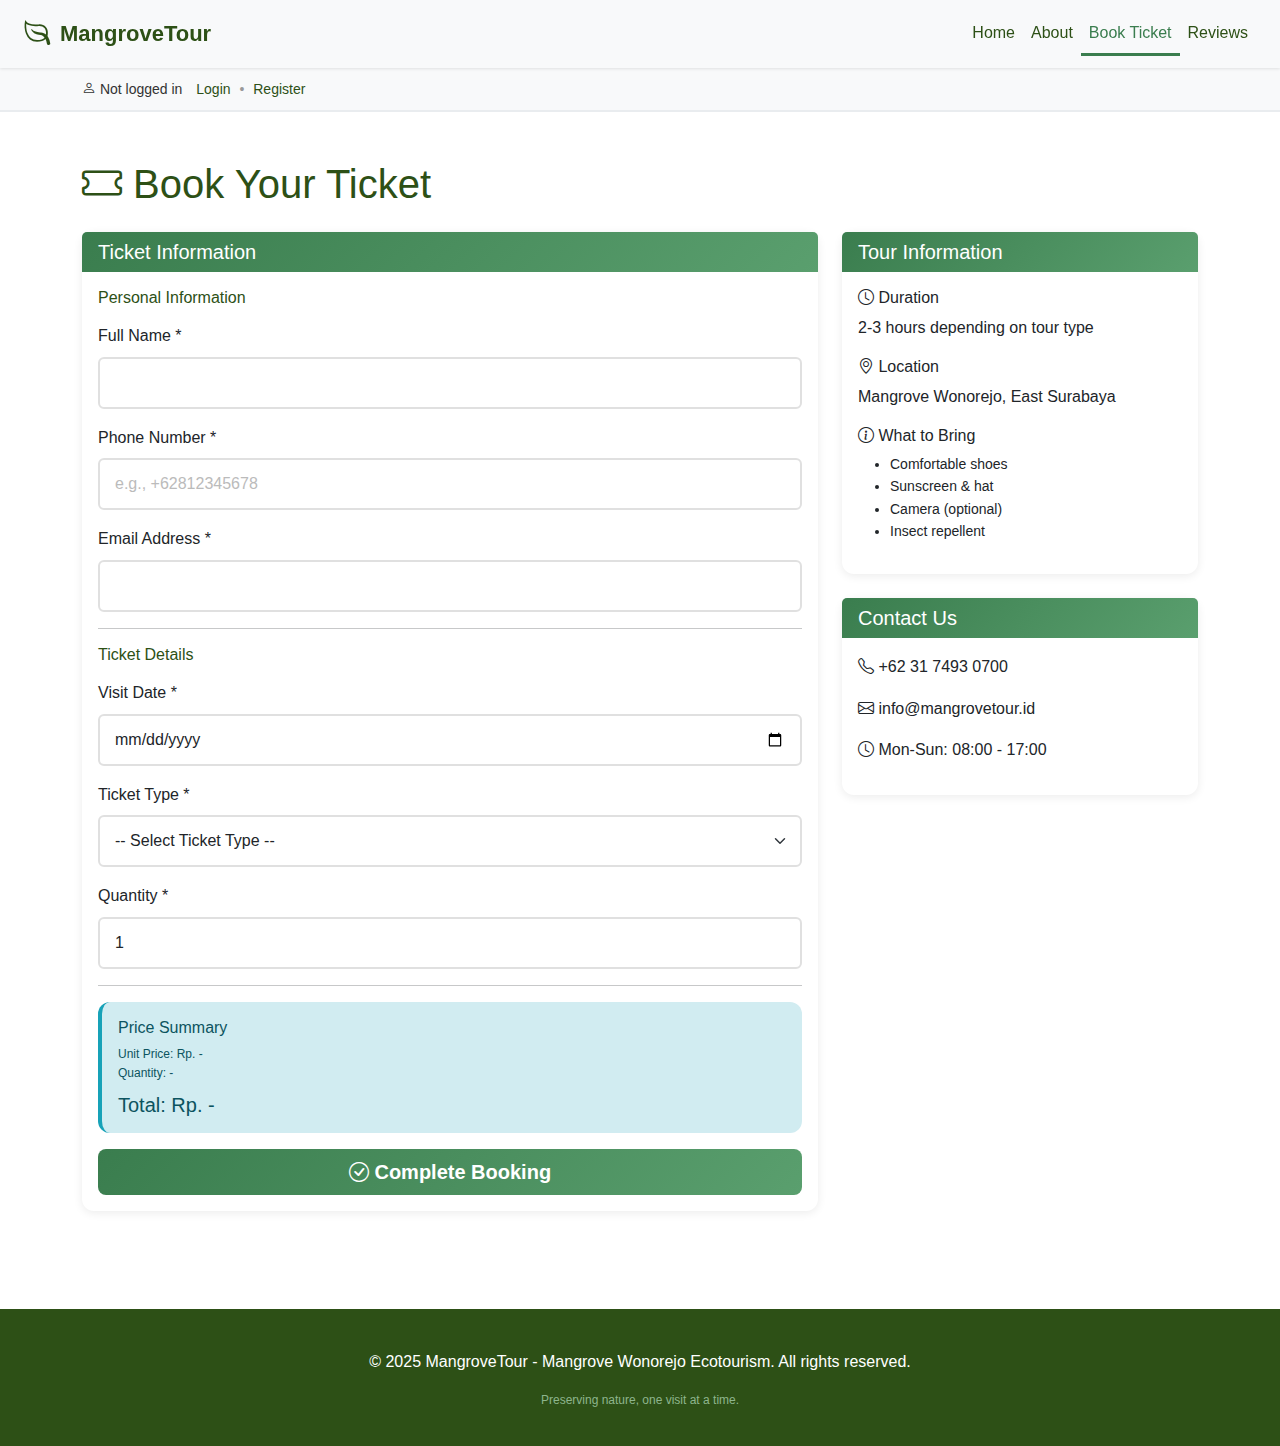
<file: public/booking.html>
<!DOCTYPE html>
<html lang="en">
<head>
    <meta charset="UTF-8">
    <meta name="viewport" content="width=device-width, initial-scale=1.0">
    <title>Book Tickets - MangroveTour</title>
    <link rel="stylesheet" href="assets/css/bootstrap-5.3.8-dist/bootstrap.css">
    <link rel="stylesheet" href="assets/css/bootstrap-icons-1.13.1/bootstrap-icons.css">
    <link rel="stylesheet" href="assets/css/style.css">
</head>
<body>
    <!-- Navigation -->
    <nav class="navbar navbar-expand-lg navbar-light bg-light sticky-top shadow-sm">
        <div class="container-fluid px-4">
            <a class="navbar-brand fw-bold" href="index.html" style="font-family: 'Segoe UI', Tahoma, Geneva, Verdana, sans-serif;"><i class="bi bi-leaf" style="color: var(--primary-green);"></i> MangroveTour</a>
            <button class="navbar-toggler" type="button" data-bs-toggle="collapse" data-bs-target="#navbarNav">
                <span class="navbar-toggler-icon"></span>
            </button>
            <div class="collapse navbar-collapse" id="navbarNav">
                <ul class="navbar-nav ms-auto">
                    <li class="nav-item"><a class="nav-link" href="index.html">Home</a></li>
                    <li class="nav-item"><a class="nav-link" href="index.html#about">About</a></li>
                    <li class="nav-item"><a class="nav-link active" href="booking.html">Book Ticket</a></li>
                    <li class="nav-item"><a class="nav-link" href="index.html#reviews">Reviews</a></li>
                </ul>
            </div>
        </div>
    </nav>

    <!-- Visitor Status Bar -->
    <div style="background: #f8f9fa; border-bottom: 2px solid #e9ecef; padding: 10px 0; font-family: 'Segoe UI', Tahoma, Geneva, Verdana, sans-serif;">
        <div class="container">
            <div style="display: flex; justify-content: space-between; align-items: center;">
                <div style="font-size: 14px; color: #333;">
                    <span id="visitorStatus">
                        <i class="bi bi-person"></i> 
                        <span>Not logged in</span>
                        <a href="../backend/auth/visitor-login.php" style="margin-left: 10px; color: var(--primary-green); text-decoration: none; font-weight: 500;">Login</a>
                        <span style="margin: 0 5px; color: #999;">•</span>
                        <a href="../backend/auth/visitor-register.html" style="color: var(--primary-green); text-decoration: none; font-weight: 500;">Register</a>
                    </span>
                </div>
                <div id="logoutContainer" style="display: none;">
                    <a href="../backend/auth/visitor-logout.php" class="btn btn-sm btn-outline-danger">
                        <i class="bi bi-box-arrow-right"></i> Logout
                    </a>
                </div>
            </div>
        </div>
    </div>

    <!-- Main Content -->
    <div class="container py-5">
        <h1 class="mb-4" style="color: #2d5016;"><i class="bi bi-ticket"></i> Book Your Ticket</h1>

        <div class="row">
            <div class="col-lg-8">
                <div class="card">
                    <div class="card-header">
                        <h5 style="margin: 0;">Ticket Information</h5>
                    </div>
                    <div class="card-body">
                        <form id="bookingForm">
                            <!-- Personal Information -->
                            <h6 class="mb-3" style="color: #2d5016;">Personal Information</h6>
                            <div class="mb-3">
                                <label for="nama" class="form-label">Full Name *</label>
                                <input type="text" class="form-control" id="nama" name="nama" required>
                            </div>
                            <div class="mb-3">
                                <label for="no_hp" class="form-label">Phone Number *</label>
                                <input type="tel" class="form-control" id="no_hp" name="no_hp" placeholder="e.g., +62812345678" required>
                            </div>
                            <div class="mb-3">
                                <label for="email" class="form-label">Email Address *</label>
                                <input type="email" class="form-control" id="email" name="email" required>
                            </div>

                            <hr>

                            <!-- Ticket Information -->
                            <h6 class="mb-3" style="color: #2d5016;">Ticket Details</h6>
                            <div class="mb-3">
                                <label for="tanggal_berkunjung" class="form-label">Visit Date *</label>
                                <input type="date" class="form-control" id="tanggal_berkunjung" name="tanggal_berkunjung" required>
                            </div>
                            <div class="mb-3">
                                <label for="ticket_type" class="form-label">Ticket Type *</label>
                                <select class="form-select" id="ticket_type" name="ticket_type" required onchange="updatePrice()">
                                    <option value="">-- Select Ticket Type --</option>
                                    <option value="regular" data-price="50000">Regular Tour - Rp. 50.000</option>
                                    <option value="guided" data-price="75000">Guided Tour - Rp. 75.000</option>
                                    <option value="photography" data-price="100000">Photography Tour - Rp. 100.000</option>
                                </select>
                            </div>
                            <div class="mb-3">
                                <label for="quantity" class="form-label">Quantity *</label>
                                <input type="number" class="form-control" id="quantity" name="quantity" min="1" value="1" required onchange="updatePrice()">
                            </div>

                            <hr>

                            <!-- Price Summary -->
                            <div class="alert alert-info">
                                <h6 style="color: #0c5460;">Price Summary</h6>
                                <p style="margin: 0; font-size: 12px;">
                                    Unit Price: <span id="unitPrice">Rp. -</span>
                                </p>
                                <p style="margin: 0; font-size: 12px;">
                                    Quantity: <span id="quantityDisplay">-</span>
                                </p>
                                <h5 style="margin: 10px 0 0 0; color: #0c5460;">
                                    Total: <span id="totalPrice">Rp. -</span>
                                </h5>
                            </div>

                            <button type="submit" class="btn btn-eco btn-lg w-100">
                                <i class="bi bi-check-circle"></i> Complete Booking
                            </button>
                        </form>
                    </div>
                </div>
            </div>

            <div class="col-lg-4">
                <!-- Information Card -->
                <div class="card mb-4">
                    <div class="card-header">
                        <h5 style="margin: 0;">Tour Information</h5>
                    </div>
                    <div class="card-body">
                        <h6><i class="bi bi-clock"></i> Duration</h6>
                        <p>2-3 hours depending on tour type</p>
                        
                        <h6><i class="bi bi-geo-alt"></i> Location</h6>
                        <p>Mangrove Wonorejo, East Surabaya</p>
                        
                        <h6><i class="bi bi-info-circle"></i> What to Bring</h6>
                        <ul style="font-size: 14px;">
                            <li>Comfortable shoes</li>
                            <li>Sunscreen & hat</li>
                            <li>Camera (optional)</li>
                            <li>Insect repellent</li>
                        </ul>
                    </div>
                </div>

                <!-- Contact Card -->
                <div class="card">
                    <div class="card-header">
                        <h5 style="margin: 0;">Contact Us</h5>
                    </div>
                    <div class="card-body">
                        <p><i class="bi bi-telephone"></i> +62 31 7493 0700</p>
                        <p><i class="bi bi-envelope"></i> info@mangrovetour.id</p>
                        <p><i class="bi bi-clock"></i> Mon-Sun: 08:00 - 17:00</p>
                    </div>
                </div>
            </div>
        </div>
    </div>

    <!-- Footer -->
    <footer style="background: #2d5016; color: white; padding: 40px 0 20px; margin-top: 50px;">
        <div class="container text-center">
            <p>&copy; 2025 MangroveTour - Mangrove Wonorejo Ecotourism. All rights reserved.</p>
            <p style="font-size: 12px; color: #8db58d;">Preserving nature, one visit at a time.</p>
        </div>
    </footer>

    <!-- Midtrans SNAP SDK (Sandbox) -->
    <script src="https://app.sandbox.midtrans.com/snap/snap.js"
            data-client-key="SB-Mid-client-yGzpX_Cn3fhtimVH"></script>

    <script src="https://cdn.jsdelivr.net/npm/bootstrap@5.3.0/dist/js/bootstrap.bundle.min.js"></script>
    <script src="assets/js/app.js"></script>
    <script src="assets/js/midtrans-payment.js"></script>
    <script>
        // Check visitor session on page load
        async function checkVisitorSession() {
            try {
                const response = await fetch('../backend/api/visitor-status.php');
                const data = await response.json();
                
                if (data.logged_in) {
                    const statusSpan = document.getElementById('visitorStatus');
                    statusSpan.innerHTML = `
                        <i class="bi bi-person-check"></i>
                        <strong>${data.nama}</strong> (ID: ${data.id_pengunjung})
                    `;
                    
                    document.getElementById('logoutContainer').style.display = 'block';
                    
                    // Pre-fill form with visitor data
                    document.getElementById('nama').value = data.nama;
                    document.getElementById('email').value = data.email;
                    document.getElementById('no_hp').value = data.no_hp;
                    document.getElementById('nama').readOnly = true;
                    document.getElementById('email').readOnly = true;
                    document.getElementById('no_hp').readOnly = true;
                }
            } catch (error) {
                console.log('Not logged in');
            }
        }

        // Check session on page load
        document.addEventListener('DOMContentLoaded', checkVisitorSession);

        function updatePrice() {
            const ticketTypeSelect = document.getElementById('ticket_type');
            const quantity = parseInt(document.getElementById('quantity').value) || 1;
            const selectedOption = ticketTypeSelect.options[ticketTypeSelect.selectedIndex];
            const unitPrice = parseInt(selectedOption.dataset.price) || 0;
            const total = unitPrice * quantity;

            document.getElementById('unitPrice').textContent = 'Rp. ' + unitPrice.toLocaleString('id-ID');
            document.getElementById('quantityDisplay').textContent = quantity;
            document.getElementById('totalPrice').textContent = 'Rp. ' + total.toLocaleString('id-ID');
        }

        // Initialize Midtrans Payment Handler
        const paymentHandler = new MidtransPaymentHandler('SB-Mid-client-YOUR_SANDBOX_CLIENT_KEY_HERE');

        document.getElementById('bookingForm').addEventListener('submit', async function(e) {
            e.preventDefault();

            const formData = {
                nama: document.getElementById('nama').value,
                no_hp: document.getElementById('no_hp').value,
                email: document.getElementById('email').value,
                tanggal_berkunjung: document.getElementById('tanggal_berkunjung').value,
                ticket_type: document.getElementById('ticket_type').value,
                quantity: parseInt(document.getElementById('quantity').value)
            };

            const ticketTypeSelect = document.getElementById('ticket_type');
            const unitPrice = parseInt(ticketTypeSelect.options[ticketTypeSelect.selectedIndex].dataset.price);
            const totalAmount = unitPrice * formData.quantity;

            try {
                // Step 1: Create visitor
                const visitorRes = await fetch('../backend/api/pengunjung.php?action=create', {
                    method: 'POST',
                    headers: { 'Content-Type': 'application/json' },
                    body: JSON.stringify({
                        nama: formData.nama,
                        no_hp: formData.no_hp,
                        email: formData.email
                    })
                });

                if (!visitorRes.ok) throw new Error('Failed to create visitor');
                const visitorData = await visitorRes.json();

                if (!visitorData.success) throw new Error(visitorData.message);

                // Step 2: Create ticket
                const ticketRes = await fetch('../backend/api/tiket.php?action=create', {
                    method: 'POST',
                    headers: { 'Content-Type': 'application/json' },
                    body: JSON.stringify({
                        id_pengunjung: visitorData.id,
                        tanggal_berkunjung: formData.tanggal_berkunjung,
                        harga: totalAmount,
                        status: 'Pending'
                    })
                });

                if (!ticketRes.ok) throw new Error('Failed to create ticket');
                const ticketData = await ticketRes.json();

                if (!ticketData.success) throw new Error(ticketData.message);

                // Step 3: Create transaction and get payment token
                const transactionResult = await paymentHandler.createTransaction({
                    amount: totalAmount,
                    customer_name: formData.nama,
                    customer_email: formData.email,
                    customer_phone: formData.no_hp,
                    id_tiket: ticketData.id
                });

                // Step 4: Process payment through Midtrans SNAP
                await paymentHandler.processPayment(transactionResult.token);

                // Step 5: Clear form after successful payment
                document.getElementById('bookingForm').reset();
                updatePrice();

            } catch (error) {
                showNotification('error', 'Booking Error', error.message);
                console.error('Booking error:', error);
            }
        });

        // Set minimum date to today
        const today = new Date().toISOString().split('T')[0];
        document.getElementById('tanggal_berkunjung').min = today;
    </script>
</body>
</html>
</file>
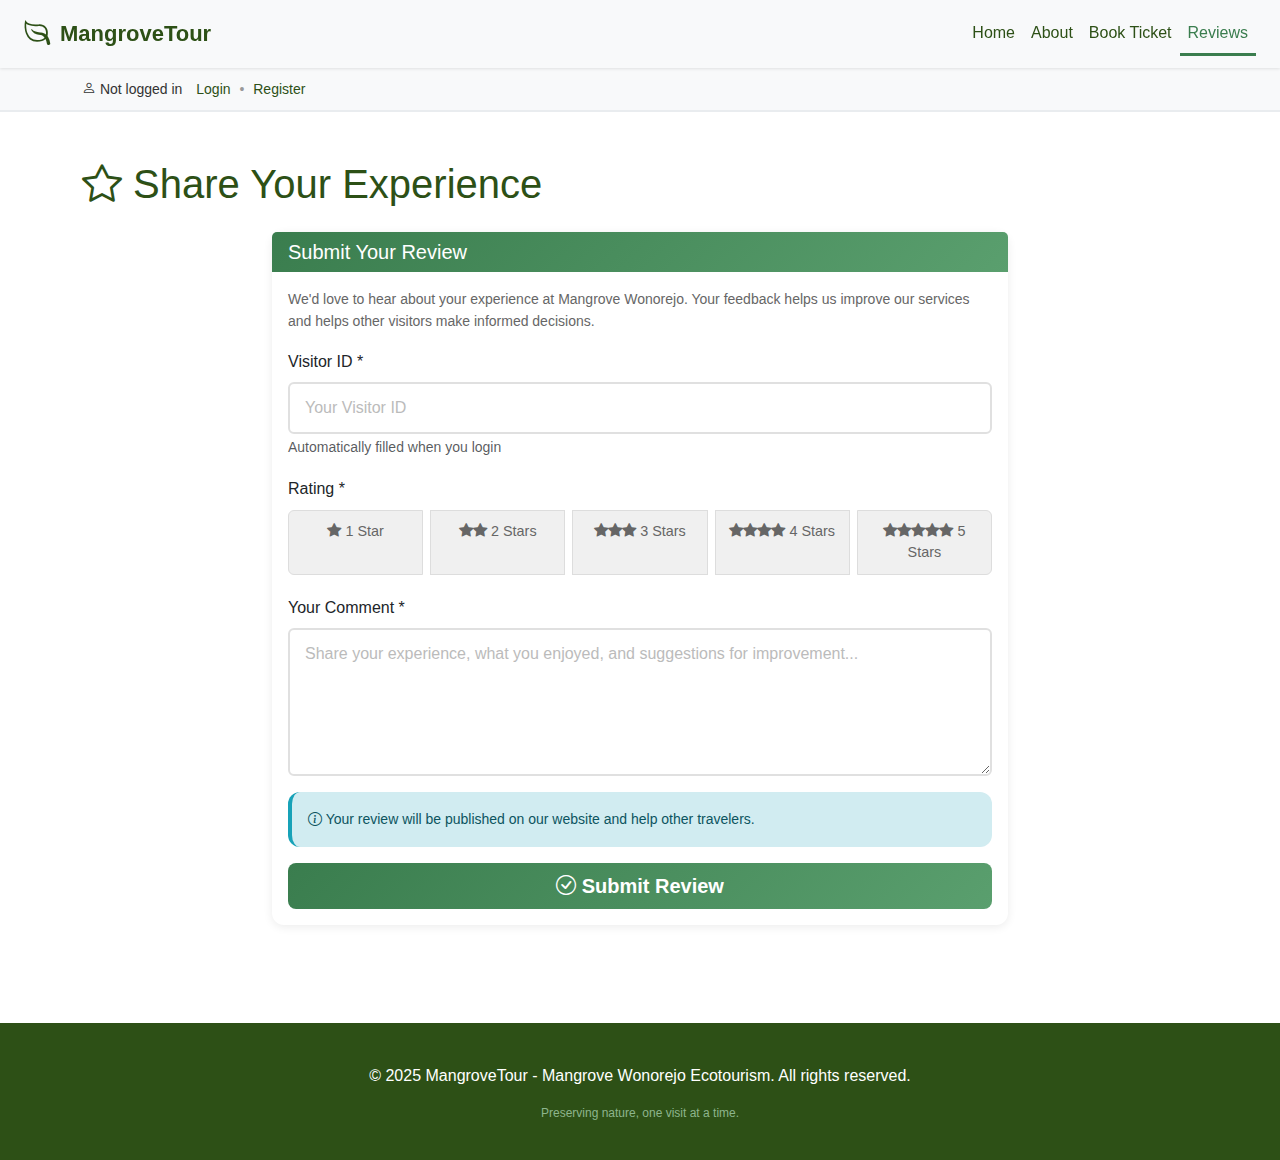
<file: public/review.html>
<!DOCTYPE html>
<html lang="en">
<head>
    <meta charset="UTF-8">
    <meta name="viewport" content="width=device-width, initial-scale=1.0">
    <title>Submit Review - MangroveTour</title>
    <link rel="stylesheet" href="assets/css/bootstrap-5.3.8-dist/bootstrap.css">
    <link rel="stylesheet" href="assets/css/bootstrap-icons-1.13.1/bootstrap-icons.css">
    <link rel="stylesheet" href="assets/css/style.css">
</head>
<body>
    <!-- Navigation -->
    <nav class="navbar navbar-expand-lg navbar-light bg-light sticky-top shadow-sm">
        <div class="container-fluid px-4">
            <a class="navbar-brand fw-bold" href="index.html" style="font-family: 'Segoe UI', Tahoma, Geneva, Verdana, sans-serif;"><i class="bi bi-leaf" style="color: var(--primary-green);"></i> MangroveTour</a>
            <button class="navbar-toggler" type="button" data-bs-toggle="collapse" data-bs-target="#navbarNav">
                <span class="navbar-toggler-icon"></span>
            </button>
            <div class="collapse navbar-collapse" id="navbarNav">
                <ul class="navbar-nav ms-auto">
                    <li class="nav-item"><a class="nav-link" href="index.html">Home</a></li>
                    <li class="nav-item"><a class="nav-link" href="index.html#about">About</a></li>
                    <li class="nav-item"><a class="nav-link" href="booking.html">Book Ticket</a></li>
                    <li class="nav-item"><a class="nav-link active" href="index.html#reviews">Reviews</a></li>
                </ul>
            </div>
        </div>
    </nav>

    <!-- Visitor Status Bar -->
    <div style="background: #f8f9fa; border-bottom: 2px solid #e9ecef; padding: 10px 0; font-family: 'Segoe UI', Tahoma, Geneva, Verdana, sans-serif;">
        <div class="container">
            <div style="display: flex; justify-content: space-between; align-items: center;">
                <div style="font-size: 14px; color: #333;">
                    <span id="visitorStatus">
                        <i class="bi bi-person"></i> 
                        <span>Not logged in</span>
                        <a href="backend/auth/visitor-login.php" style="margin-left: 10px; color: var(--primary-green); text-decoration: none; font-weight: 500;">Login</a>
                        <span style="margin: 0 5px; color: #999;">•</span>
                        <a href="backend/auth/visitor-register.html" style="color: var(--primary-green); text-decoration: none; font-weight: 500;">Register</a>
                    </span>
                </div>
                <div id="logoutContainer" style="display: none;">
                    <a href="../backend/auth/visitor-logout.php" class="btn btn-sm btn-outline-danger">
                        <i class="bi bi-box-arrow-right"></i> Logout
                    </a>
                </div>
            </div>
        </div>
    </div>

    <!-- Main Content -->
    <div class="container py-5">
        <h1 class="mb-4" style="color: #2d5016;"><i class="bi bi-star"></i> Share Your Experience</h1>

        <div class="row">
            <div class="col-lg-8 mx-auto">
                <div class="card">
                    <div class="card-header">
                        <h5 style="margin: 0;">Submit Your Review</h5>
                    </div>
                    <div class="card-body">
                        <p style="color: #666; font-size: 14px;">We'd love to hear about your experience at Mangrove Wonorejo. Your feedback helps us improve our services and helps other visitors make informed decisions.</p>

                        <form id="reviewForm">
                            <div class="mb-3">
                                <label for="id_pengunjung" class="form-label">Visitor ID *</label>
                                <input type="number" class="form-control" id="id_pengunjung" name="id_pengunjung" placeholder="Your Visitor ID" required readonly>
                                <small class="form-text text-muted">Automatically filled when you login</small>
                            </div>

                            <div class="mb-3">
                                <label for="rating" class="form-label">Rating *</label>
                                <div class="rating-selector">
                                    <div class="btn-group w-100" role="group">
                                        <input type="radio" class="btn-check" name="rating" id="rating1" value="1">
                                        <label class="btn btn-outline-secondary" for="rating1"><i class="bi bi-star-fill"></i> 1 Star</label>

                                        <input type="radio" class="btn-check" name="rating" id="rating2" value="2">
                                        <label class="btn btn-outline-secondary" for="rating2"><i class="bi bi-star-fill"></i><i class="bi bi-star-fill"></i> 2 Stars</label>

                                        <input type="radio" class="btn-check" name="rating" id="rating3" value="3">
                                        <label class="btn btn-outline-secondary" for="rating3"><i class="bi bi-star-fill"></i><i class="bi bi-star-fill"></i><i class="bi bi-star-fill"></i> 3 Stars</label>

                                        <input type="radio" class="btn-check" name="rating" id="rating4" value="4">
                                        <label class="btn btn-outline-secondary" for="rating4"><i class="bi bi-star-fill"></i><i class="bi bi-star-fill"></i><i class="bi bi-star-fill"></i><i class="bi bi-star-fill"></i> 4 Stars</label>

                                        <input type="radio" class="btn-check" name="rating" id="rating5" value="5">
                                        <label class="btn btn-outline-secondary" for="rating5"><i class="bi bi-star-fill"></i><i class="bi bi-star-fill"></i><i class="bi bi-star-fill"></i><i class="bi bi-star-fill"></i><i class="bi bi-star-fill"></i> 5 Stars</label>
                                    </div>
                                </div>
                            </div>

                            <div class="mb-3">
                                <label for="komentar" class="form-label">Your Comment *</label>
                                <textarea class="form-control" id="komentar" name="komentar" rows="5" placeholder="Share your experience, what you enjoyed, and suggestions for improvement..." required></textarea>
                            </div>

                            <div class="alert alert-info">
                                <p style="margin: 0; font-size: 14px;">
                                    <i class="bi bi-info-circle"></i> Your review will be published on our website and help other travelers.
                                </p>
                            </div>

                            <button type="submit" class="btn btn-eco btn-lg w-100">
                                <i class="bi bi-check-circle"></i> Submit Review
                            </button>
                        </form>
                    </div>
                </div>
            </div>
        </div>
    </div>

    <!-- Footer -->
    <footer style="background: #2d5016; color: white; padding: 40px 0 20px; margin-top: 50px;">
        <div class="container text-center">
            <p>&copy; 2025 MangroveTour - Mangrove Wonorejo Ecotourism. All rights reserved.</p>
            <p style="font-size: 12px; color: #8db58d;">Preserving nature, one visit at a time.</p>
        </div>
    </footer>

    <script src="https://cdn.jsdelivr.net/npm/bootstrap@5.3.0/dist/js/bootstrap.bundle.min.js"></script>
    <script>
        // Check visitor session on page load
        async function checkVisitorSession() {
            try {
                const response = await fetch('../backend/api/visitor-status.php');
                const data = await response.json();
                
                if (data.logged_in) {
                    const statusSpan = document.getElementById('visitorStatus');
                    statusSpan.innerHTML = `
                        <i class="bi bi-person-check"></i>
                        <strong>${data.nama}</strong> (ID: ${data.id_pengunjung})
                    `;
                    
                    document.getElementById('logoutContainer').style.display = 'block';
                    
                    // Auto-fill visitor ID
                    document.getElementById('id_pengunjung').value = data.id_pengunjung;
                } else {
                    // Redirect to login if not logged in
                    alert('Please login to submit a review');
                    window.location.href = '../backend/auth/visitor-login.php?redirect=' + encodeURIComponent(window.location.href);
                }
            } catch (error) {
                console.log('Error checking session:', error);
            }
        }

        // Check session on page load
        document.addEventListener('DOMContentLoaded', checkVisitorSession);

        document.getElementById('reviewForm').addEventListener('submit', async function(e) {
            e.preventDefault();

            const formData = {
                id_pengunjung: parseInt(document.getElementById('id_pengunjung').value),
                rating: parseInt(document.querySelector('input[name="rating"]:checked').value),
                komentar: document.getElementById('komentar').value
            };

            try {
                const response = await fetch('../backend/api/review.php?action=create', {
                    method: 'POST',
                    headers: { 'Content-Type': 'application/json' },
                    body: JSON.stringify(formData)
                });

                const data = await response.json();

                if (data.success) {
                    alert('Thank you for your review! It has been submitted successfully.');
                    document.getElementById('reviewForm').reset();
                    document.getElementById('rating5').checked = true;
                } else {
                    alert('Error: ' + data.message);
                }
            } catch (error) {
                alert('Error submitting review: ' + error.message);
            }
        });
    </script>
</body>
</html>
</file>
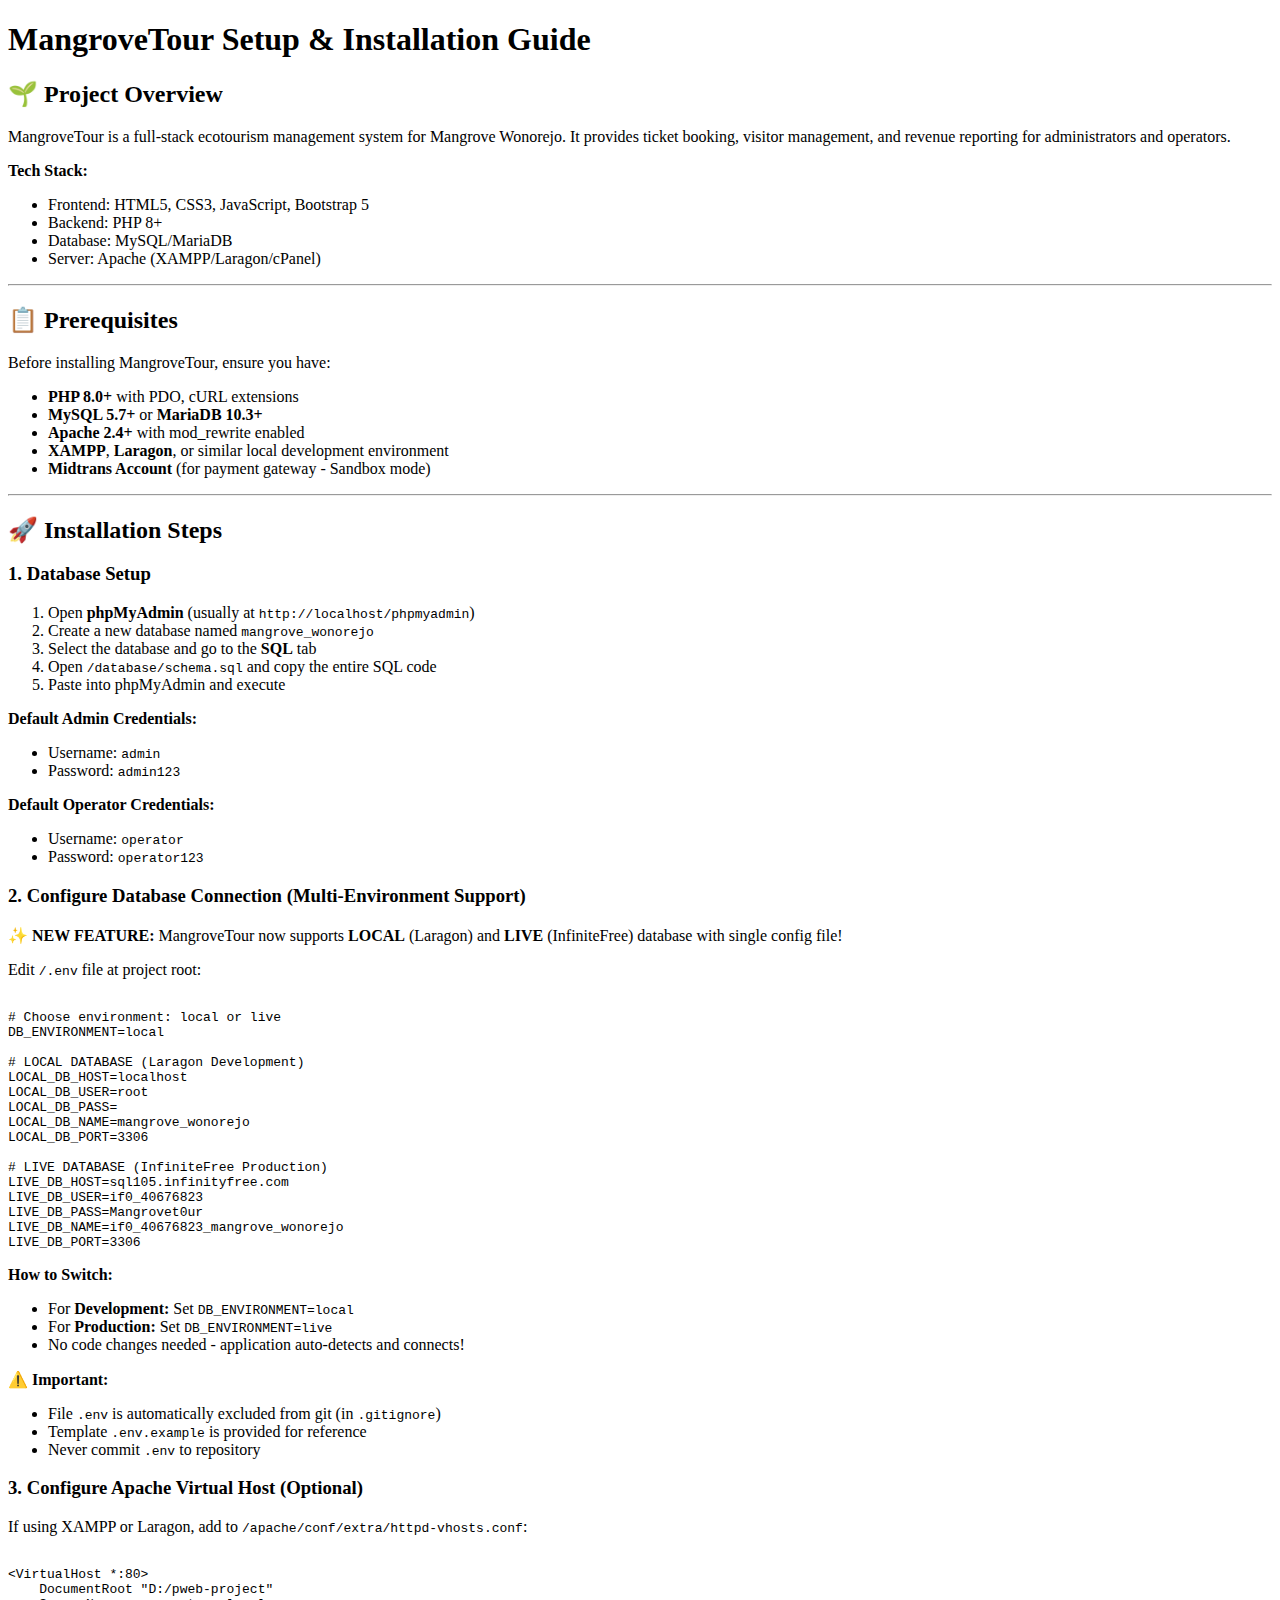
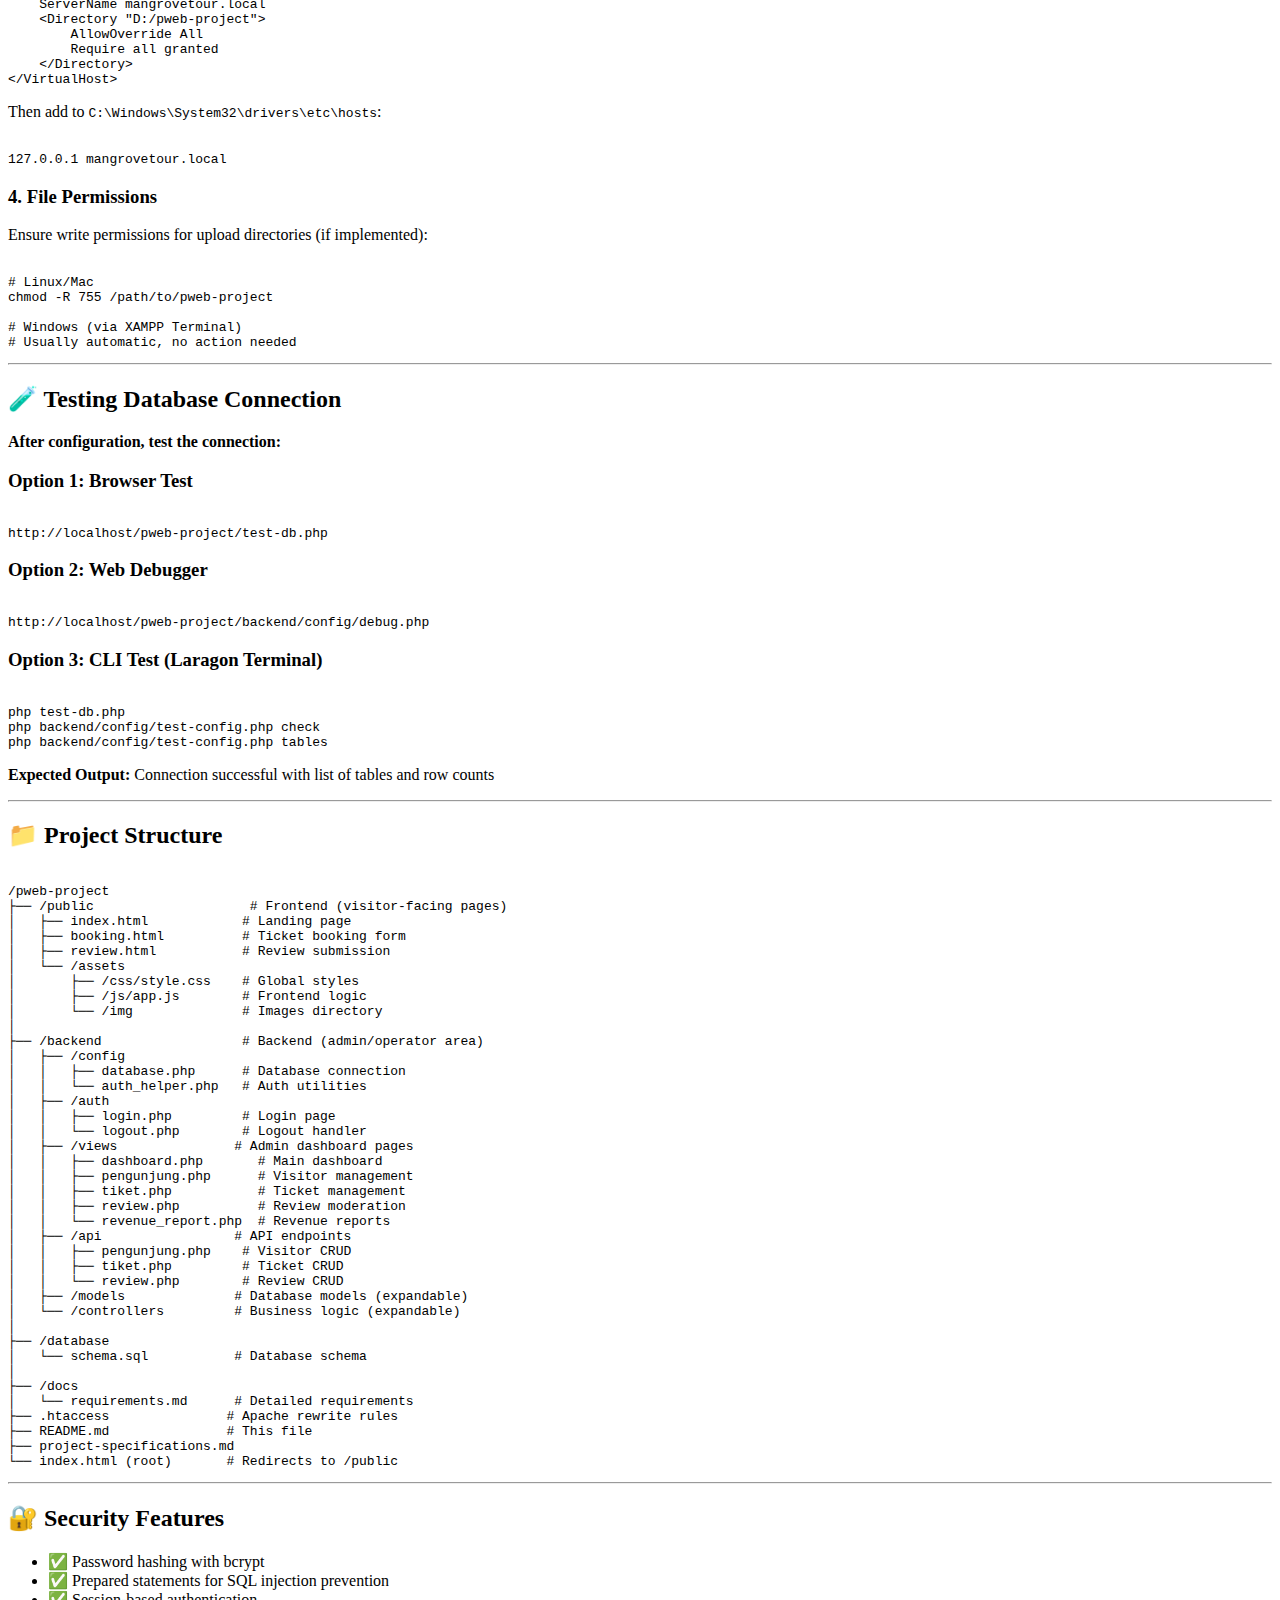
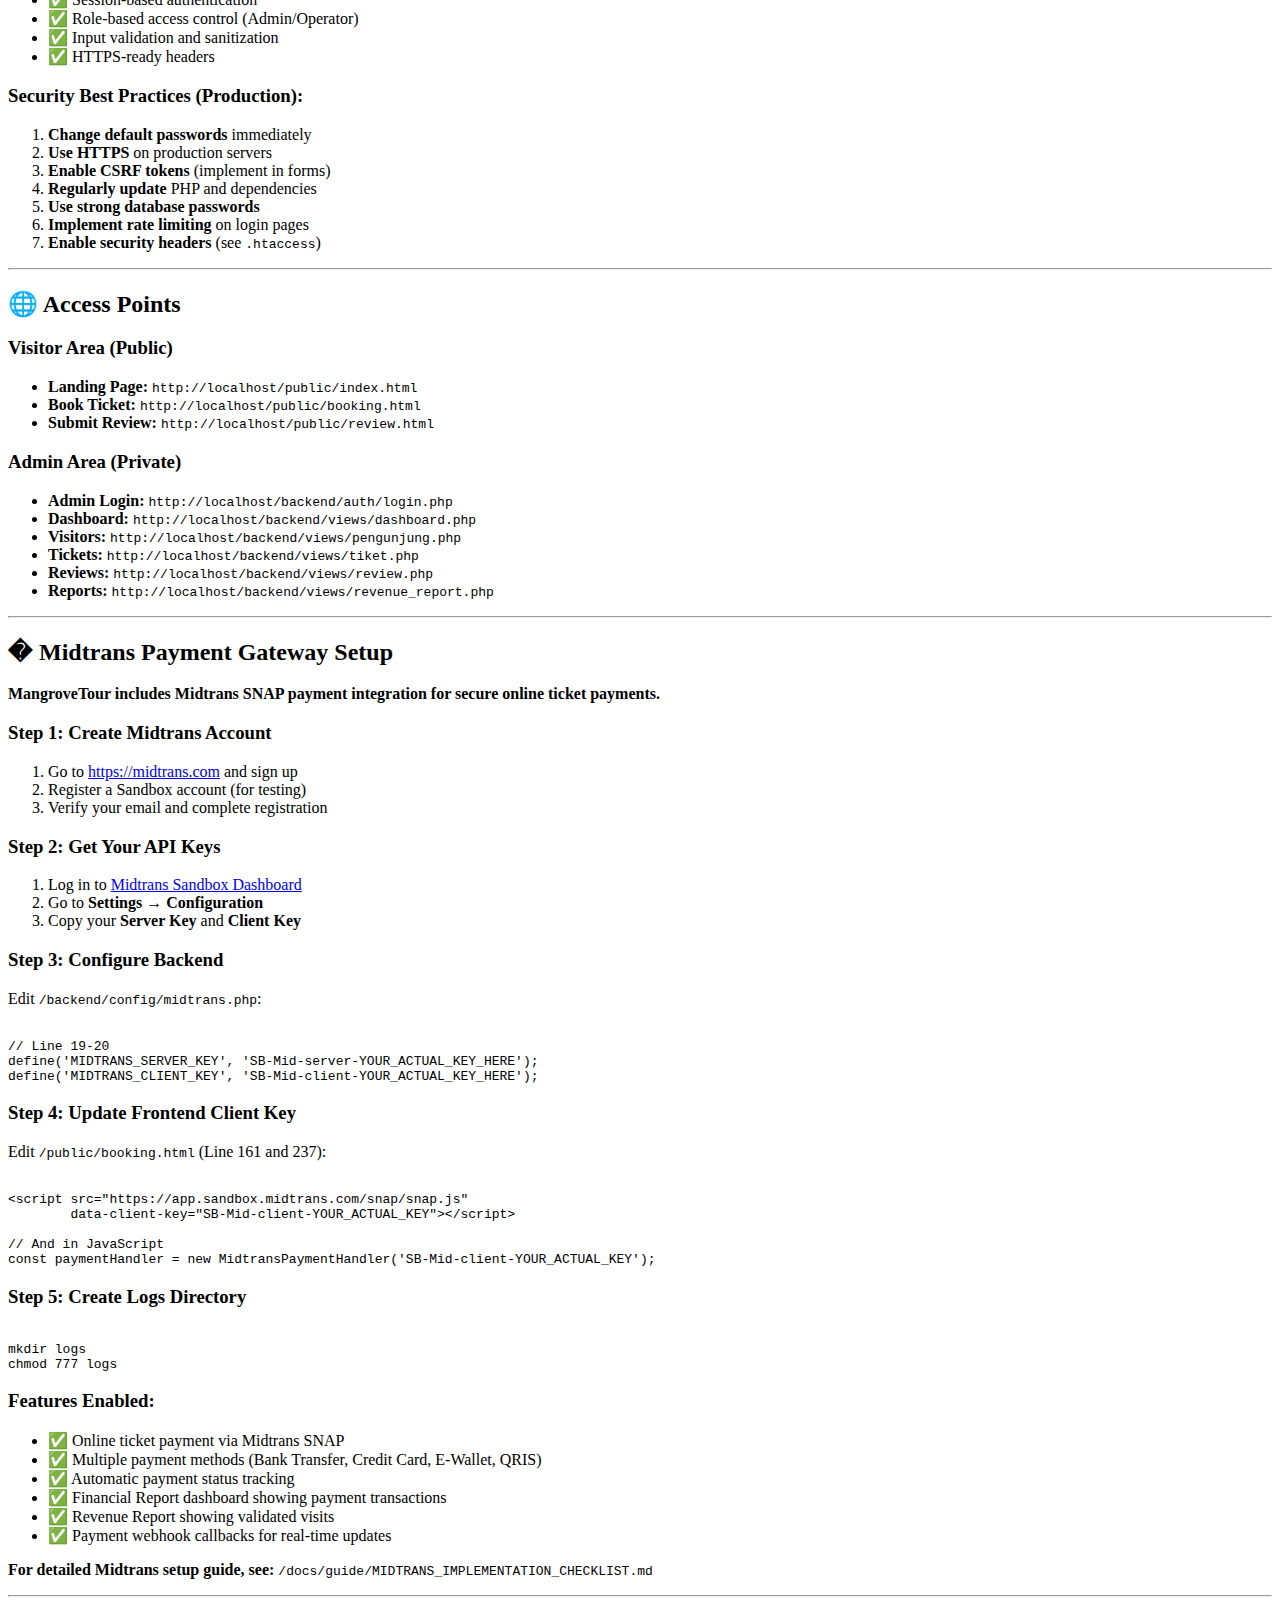
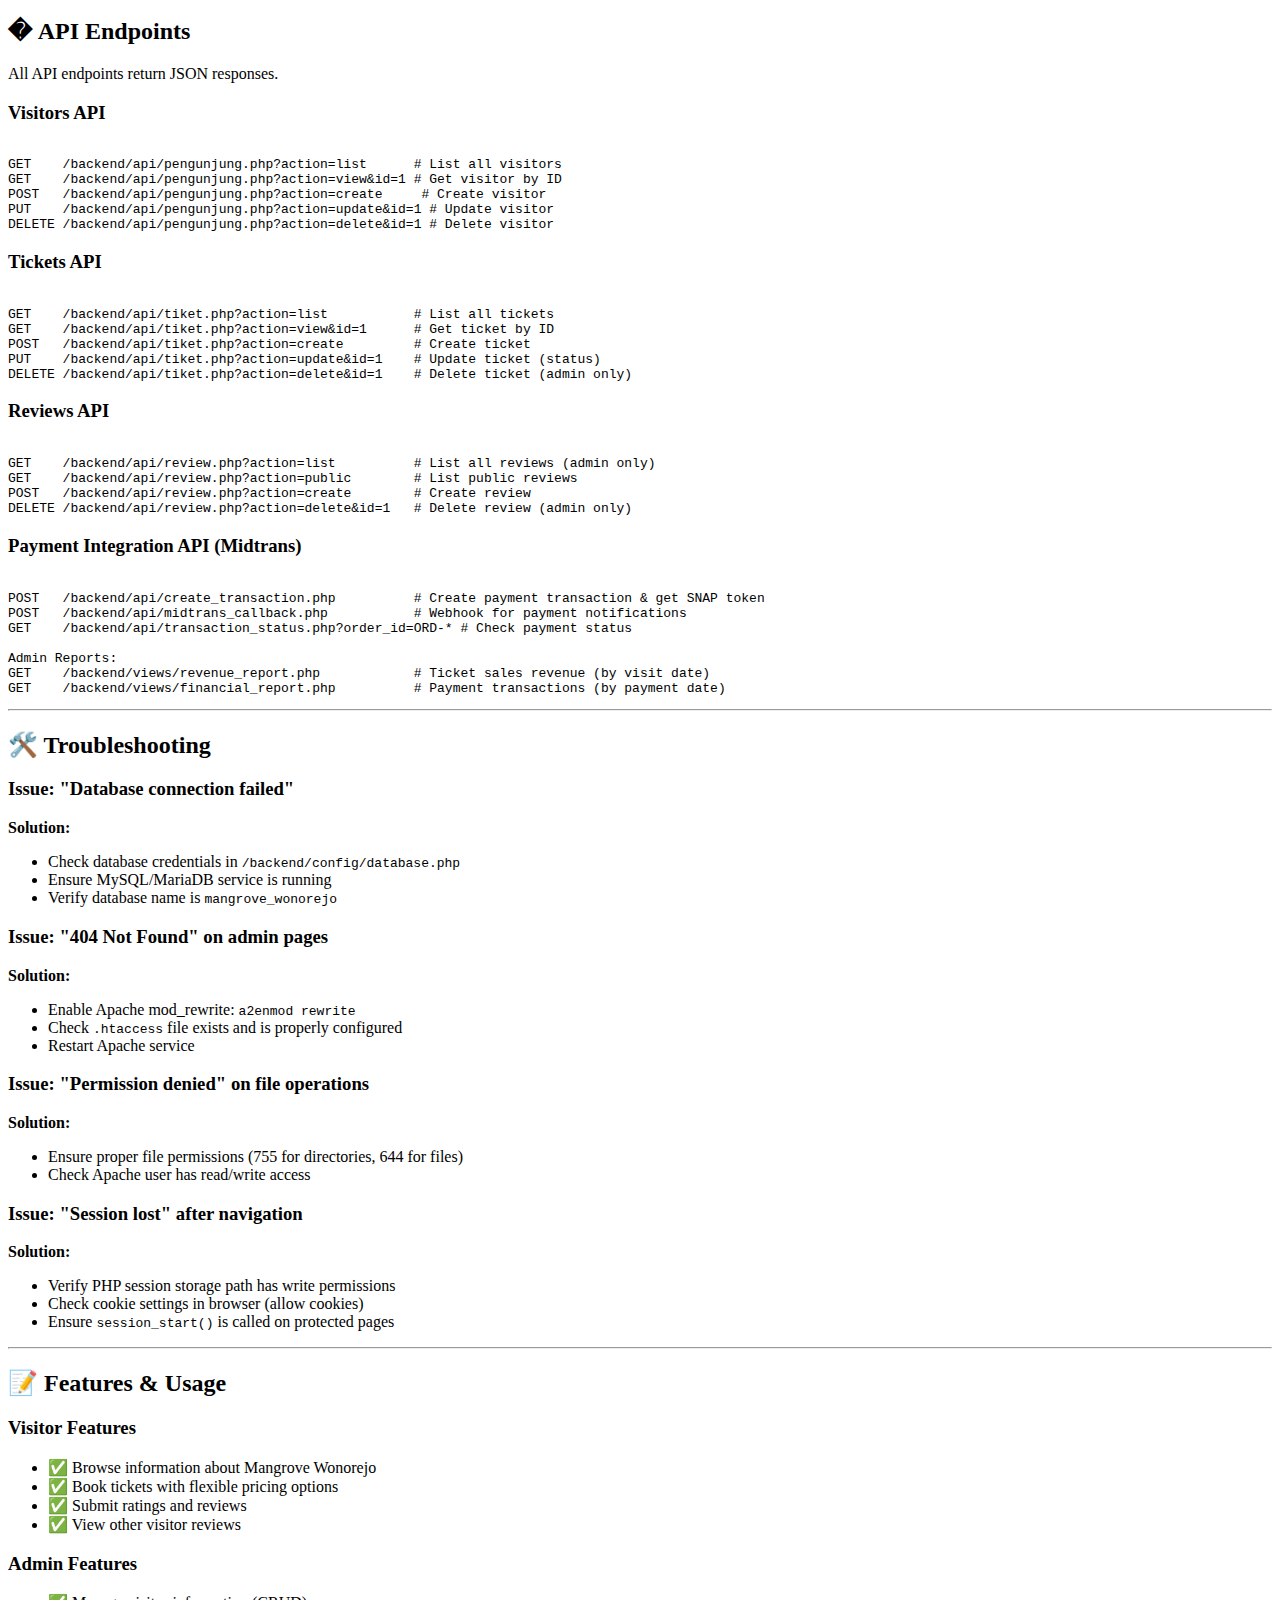
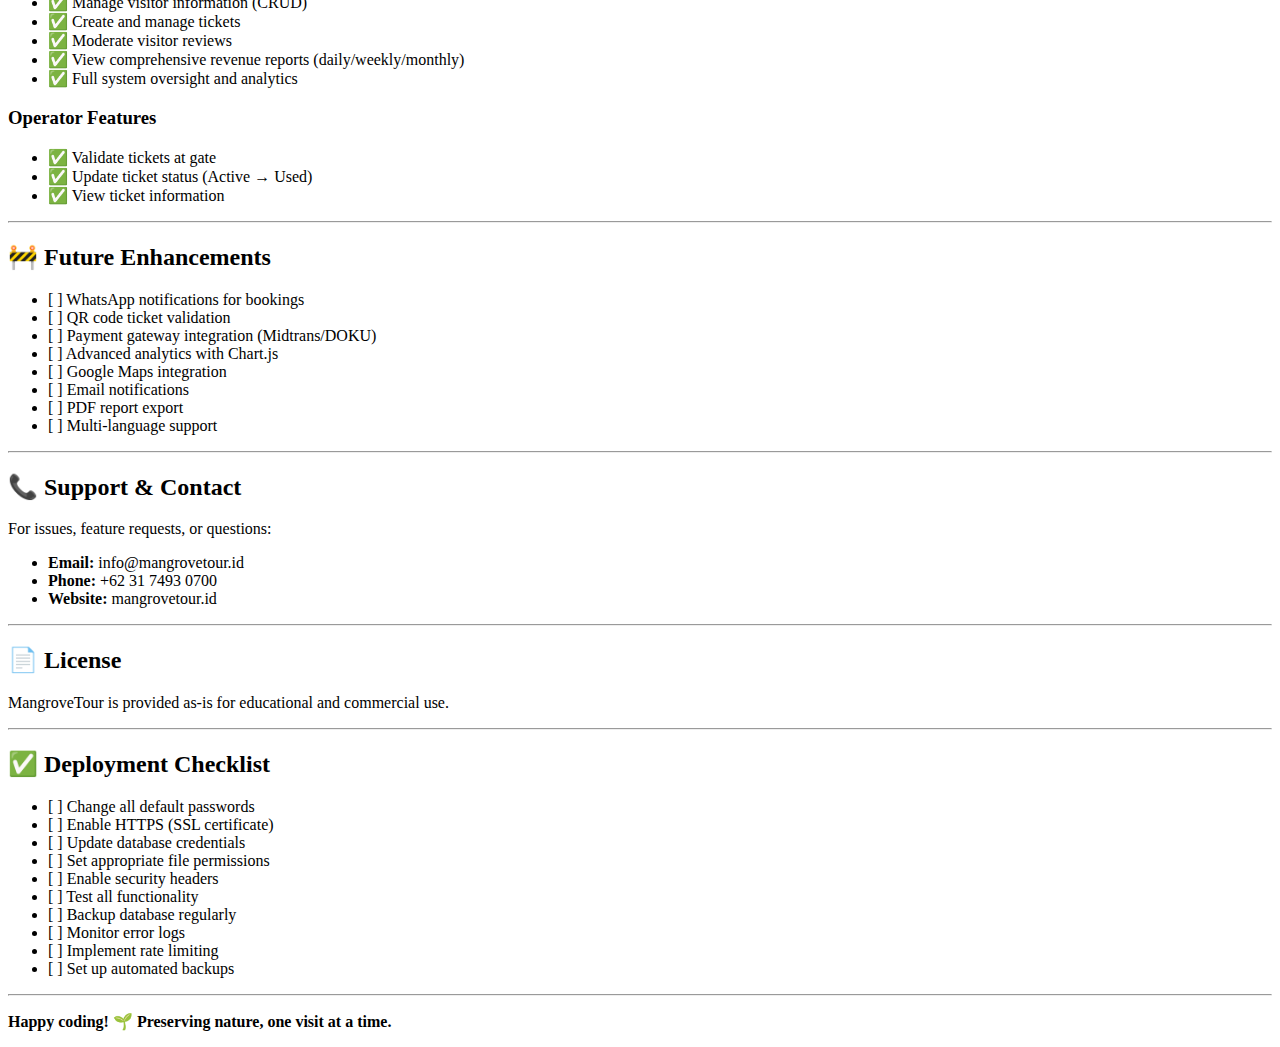
<file: public/setup.html>
<!DOCTYPE html>
<html lang="en">
<head>
    <meta charset="UTF-8">
    <meta name="viewport" content="width=device-width, initial-scale=1.0">
    <title>MangroveTour Setup & Installation Guide</title>
</head>
<body>

<h1>MangroveTour Setup & Installation Guide</h1>

<h2>🌱 Project Overview</h2>

<p>MangroveTour is a full-stack ecotourism management system for Mangrove Wonorejo. It provides ticket booking, visitor management, and revenue reporting for administrators and operators.</p>

<p><strong>Tech Stack:</strong></p>
<ul>
    <li>Frontend: HTML5, CSS3, JavaScript, Bootstrap 5</li>
    <li>Backend: PHP 8+</li>
    <li>Database: MySQL/MariaDB</li>
    <li>Server: Apache (XAMPP/Laragon/cPanel)</li>
</ul>

<hr>

<h2>📋 Prerequisites</h2>

<p>Before installing MangroveTour, ensure you have:</p>

<ul>
    <li><strong>PHP 8.0+</strong> with PDO, cURL extensions</li>
    <li><strong>MySQL 5.7+</strong> or <strong>MariaDB 10.3+</strong></li>
    <li><strong>Apache 2.4+</strong> with mod_rewrite enabled</li>
    <li><strong>XAMPP</strong>, <strong>Laragon</strong>, or similar local development environment</li>
    <li><strong>Midtrans Account</strong> (for payment gateway - Sandbox mode)</li>
</ul>

<hr>

<h2>🚀 Installation Steps</h2>

<h3>1. <strong>Database Setup</strong></h3>

<ol>
    <li>Open <strong>phpMyAdmin</strong> (usually at <code>http://localhost/phpmyadmin</code>)</li>
    <li>Create a new database named <code>mangrove_wonorejo</code></li>
    <li>Select the database and go to the <strong>SQL</strong> tab</li>
    <li>Open <code>/database/schema.sql</code> and copy the entire SQL code</li>
    <li>Paste into phpMyAdmin and execute</li>
</ol>

<p><strong>Default Admin Credentials:</strong></p>
<ul>
    <li>Username: <code>admin</code></li>
    <li>Password: <code>admin123</code></li>
</ul>

<p><strong>Default Operator Credentials:</strong></p>
<ul>
    <li>Username: <code>operator</code></li>
    <li>Password: <code>operator123</code></li>
</ul>

<h3>2. <strong>Configure Database Connection (Multi-Environment Support)</strong></h3>

<p><strong>✨ NEW FEATURE:</strong> MangroveTour now supports <strong>LOCAL</strong> (Laragon) and <strong>LIVE</strong> (InfiniteFree) database with single config file!</p>

<p>Edit <code>/.env</code> file at project root:</p>

<pre><code class="language-env">
# Choose environment: local or live
DB_ENVIRONMENT=local

# LOCAL DATABASE (Laragon Development)
LOCAL_DB_HOST=localhost
LOCAL_DB_USER=root
LOCAL_DB_PASS=
LOCAL_DB_NAME=mangrove_wonorejo
LOCAL_DB_PORT=3306

# LIVE DATABASE (InfiniteFree Production)
LIVE_DB_HOST=sql105.infinityfree.com
LIVE_DB_USER=if0_40676823
LIVE_DB_PASS=Mangrovet0ur
LIVE_DB_NAME=if0_40676823_mangrove_wonorejo
LIVE_DB_PORT=3306
</code></pre>

<p><strong>How to Switch:</strong></p>
<ul>
    <li>For <strong>Development:</strong> Set <code>DB_ENVIRONMENT=local</code></li>
    <li>For <strong>Production:</strong> Set <code>DB_ENVIRONMENT=live</code></li>
    <li>No code changes needed - application auto-detects and connects!</li>
</ul>

<p><strong>⚠️ Important:</strong></p>
<ul>
    <li>File <code>.env</code> is automatically excluded from git (in <code>.gitignore</code>)</li>
    <li>Template <code>.env.example</code> is provided for reference</li>
    <li>Never commit <code>.env</code> to repository</li>
</ul>

<h3>3. <strong>Configure Apache Virtual Host (Optional)</strong></h3>

<p>If using XAMPP or Laragon, add to <code>/apache/conf/extra/httpd-vhosts.conf</code>:</p>

<pre><code>
&lt;VirtualHost *:80&gt;
    DocumentRoot "D:/pweb-project"
    ServerName mangrovetour.local
    &lt;Directory "D:/pweb-project"&gt;
        AllowOverride All
        Require all granted
    &lt;/Directory&gt;
&lt;/VirtualHost&gt;
</code></pre>

<p>Then add to <code>C:\Windows\System32\drivers\etc\hosts</code>:</p>

<pre><code>
127.0.0.1 mangrovetour.local
</code></pre>

<h3>4. <strong>File Permissions</strong></h3>

<p>Ensure write permissions for upload directories (if implemented):</p>

<pre><code class="language-bash">
# Linux/Mac
chmod -R 755 /path/to/pweb-project

# Windows (via XAMPP Terminal)
# Usually automatic, no action needed
</code></pre>

<hr>

<h2>🧪 Testing Database Connection</h2>

<p><strong>After configuration, test the connection:</strong></p>

<h3>Option 1: Browser Test</h3>
<pre><code>
http://localhost/pweb-project/test-db.php
</code></pre>

<h3>Option 2: Web Debugger</h3>
<pre><code>
http://localhost/pweb-project/backend/config/debug.php
</code></pre>

<h3>Option 3: CLI Test (Laragon Terminal)</h3>
<pre><code class="language-bash">
php test-db.php
php backend/config/test-config.php check
php backend/config/test-config.php tables
</code></pre>

<p><strong>Expected Output:</strong> Connection successful with list of tables and row counts</p>

<hr>

<h2>📁 Project Structure</h2>

<pre><code>
/pweb-project
├── /public                    # Frontend (visitor-facing pages)
│   ├── index.html            # Landing page
│   ├── booking.html          # Ticket booking form
│   ├── review.html           # Review submission
│   └── /assets
│       ├── /css/style.css    # Global styles
│       ├── /js/app.js        # Frontend logic
│       └── /img              # Images directory
│
├── /backend                  # Backend (admin/operator area)
│   ├── /config
│   │   ├── database.php      # Database connection
│   │   └── auth_helper.php   # Auth utilities
│   ├── /auth
│   │   ├── login.php         # Login page
│   │   └── logout.php        # Logout handler
│   ├── /views               # Admin dashboard pages
│   │   ├── dashboard.php       # Main dashboard
│   │   ├── pengunjung.php      # Visitor management
│   │   ├── tiket.php           # Ticket management
│   │   ├── review.php          # Review moderation
│   │   └── revenue_report.php  # Revenue reports
│   ├── /api                 # API endpoints
│   │   ├── pengunjung.php    # Visitor CRUD
│   │   ├── tiket.php         # Ticket CRUD
│   │   └── review.php        # Review CRUD
│   ├── /models              # Database models (expandable)
│   └── /controllers         # Business logic (expandable)
│
├── /database
│   └── schema.sql           # Database schema
│
├── /docs
│   └── requirements.md      # Detailed requirements
├── .htaccess               # Apache rewrite rules
├── README.md               # This file
├── project-specifications.md
└── index.html (root)       # Redirects to /public
</code></pre>

<hr>

<h2>🔐 Security Features</h2>

<ul>
    <li>✅ Password hashing with bcrypt</li>
    <li>✅ Prepared statements for SQL injection prevention</li>
    <li>✅ Session-based authentication</li>
    <li>✅ Role-based access control (Admin/Operator)</li>
    <li>✅ Input validation and sanitization</li>
    <li>✅ HTTPS-ready headers</li>
</ul>

<h3>Security Best Practices (Production):</h3>

<ol>
    <li><strong>Change default passwords</strong> immediately</li>
    <li><strong>Use HTTPS</strong> on production servers</li>
    <li><strong>Enable CSRF tokens</strong> (implement in forms)</li>
    <li><strong>Regularly update</strong> PHP and dependencies</li>
    <li><strong>Use strong database passwords</strong></li>
    <li><strong>Implement rate limiting</strong> on login pages</li>
    <li><strong>Enable security headers</strong> (see <code>.htaccess</code>)</li>
</ol>

<hr>

<h2>🌐 Access Points</h2>

<h3><strong>Visitor Area (Public)</strong></h3>

<ul>
    <li><strong>Landing Page:</strong> <code>http://localhost/public/index.html</code></li>
    <li><strong>Book Ticket:</strong> <code>http://localhost/public/booking.html</code></li>
    <li><strong>Submit Review:</strong> <code>http://localhost/public/review.html</code></li>
</ul>

<h3><strong>Admin Area (Private)</strong></h3>
<ul>
    <li><strong>Admin Login:</strong> <code>http://localhost/backend/auth/login.php</code></li>
    <li><strong>Dashboard:</strong> <code>http://localhost/backend/views/dashboard.php</code></li>
    <li><strong>Visitors:</strong> <code>http://localhost/backend/views/pengunjung.php</code></li>
    <li><strong>Tickets:</strong> <code>http://localhost/backend/views/tiket.php</code></li>
    <li><strong>Reviews:</strong> <code>http://localhost/backend/views/review.php</code></li>
    <li><strong>Reports:</strong> <code>http://localhost/backend/views/revenue_report.php</code></li>
</ul>

<hr>

<h2>� Midtrans Payment Gateway Setup</h2>

<p><strong>MangroveTour includes Midtrans SNAP payment integration for secure online ticket payments.</strong></p>

<h3>Step 1: Create Midtrans Account</h3>
<ol>
    <li>Go to <a href="https://midtrans.com">https://midtrans.com</a> and sign up</li>
    <li>Register a Sandbox account (for testing)</li>
    <li>Verify your email and complete registration</li>
</ol>

<h3>Step 2: Get Your API Keys</h3>
<ol>
    <li>Log in to <a href="https://dashboard.sandbox.midtrans.com">Midtrans Sandbox Dashboard</a></li>
    <li>Go to <strong>Settings → Configuration</strong></li>
    <li>Copy your <strong>Server Key</strong> and <strong>Client Key</strong></li>
</ol>

<h3>Step 3: Configure Backend</h3>
<p>Edit <code>/backend/config/midtrans.php</code>:</p>
<pre><code class="language-php">
// Line 19-20
define('MIDTRANS_SERVER_KEY', 'SB-Mid-server-YOUR_ACTUAL_KEY_HERE');
define('MIDTRANS_CLIENT_KEY', 'SB-Mid-client-YOUR_ACTUAL_KEY_HERE');
</code></pre>

<h3>Step 4: Update Frontend Client Key</h3>
<p>Edit <code>/public/booking.html</code> (Line 161 and 237):</p>
<pre><code class="language-html">
&lt;script src="https://app.sandbox.midtrans.com/snap/snap.js"
        data-client-key="SB-Mid-client-YOUR_ACTUAL_KEY"&gt;&lt;/script&gt;

// And in JavaScript
const paymentHandler = new MidtransPaymentHandler('SB-Mid-client-YOUR_ACTUAL_KEY');
</code></pre>

<h3>Step 5: Create Logs Directory</h3>
<pre><code class="language-bash">
mkdir logs
chmod 777 logs
</code></pre>

<h3>Features Enabled:</h3>
<ul>
    <li>✅ Online ticket payment via Midtrans SNAP</li>
    <li>✅ Multiple payment methods (Bank Transfer, Credit Card, E-Wallet, QRIS)</li>
    <li>✅ Automatic payment status tracking</li>
    <li>✅ Financial Report dashboard showing payment transactions</li>
    <li>✅ Revenue Report showing validated visits</li>
    <li>✅ Payment webhook callbacks for real-time updates</li>
</ul>

<p><strong>For detailed Midtrans setup guide, see:</strong> <code>/docs/guide/MIDTRANS_IMPLEMENTATION_CHECKLIST.md</code></p>

<hr>

<h2>� API Endpoints</h2>

<p>All API endpoints return JSON responses.</p>

<h3><strong>Visitors API</strong></h3>
<pre><code>
GET    /backend/api/pengunjung.php?action=list      # List all visitors
GET    /backend/api/pengunjung.php?action=view&id=1 # Get visitor by ID
POST   /backend/api/pengunjung.php?action=create     # Create visitor
PUT    /backend/api/pengunjung.php?action=update&id=1 # Update visitor
DELETE /backend/api/pengunjung.php?action=delete&id=1 # Delete visitor
</code></pre>

<h3><strong>Tickets API</strong></h3>
<pre><code>
GET    /backend/api/tiket.php?action=list           # List all tickets
GET    /backend/api/tiket.php?action=view&id=1      # Get ticket by ID
POST   /backend/api/tiket.php?action=create         # Create ticket
PUT    /backend/api/tiket.php?action=update&id=1    # Update ticket (status)
DELETE /backend/api/tiket.php?action=delete&id=1    # Delete ticket (admin only)
</code></pre>

<h3><strong>Reviews API</strong></h3>
<pre><code>
GET    /backend/api/review.php?action=list          # List all reviews (admin only)
GET    /backend/api/review.php?action=public        # List public reviews
POST   /backend/api/review.php?action=create        # Create review
DELETE /backend/api/review.php?action=delete&id=1   # Delete review (admin only)
</code></pre>

<h3><strong>Payment Integration API (Midtrans)</strong></h3>
<pre><code>
POST   /backend/api/create_transaction.php          # Create payment transaction & get SNAP token
POST   /backend/api/midtrans_callback.php           # Webhook for payment notifications
GET    /backend/api/transaction_status.php?order_id=ORD-* # Check payment status

Admin Reports:
GET    /backend/views/revenue_report.php            # Ticket sales revenue (by visit date)
GET    /backend/views/financial_report.php          # Payment transactions (by payment date)
</code></pre>

<hr>

<h2>🛠️ Troubleshooting</h2>

<h3>Issue: "Database connection failed"</h3>
<p><strong>Solution:</strong></p>
<ul>
    <li>Check database credentials in <code>/backend/config/database.php</code></li>
    <li>Ensure MySQL/MariaDB service is running</li>
    <li>Verify database name is <code>mangrove_wonorejo</code></li>
</ul>

<h3>Issue: "404 Not Found" on admin pages</h3>
<p><strong>Solution:</strong></p>
<ul>
    <li>Enable Apache mod_rewrite: <code>a2enmod rewrite</code></li>
    <li>Check <code>.htaccess</code> file exists and is properly configured</li>
    <li>Restart Apache service</li>
</ul>

<h3>Issue: "Permission denied" on file operations</h3>
<p><strong>Solution:</strong></p>
<ul>
    <li>Ensure proper file permissions (755 for directories, 644 for files)</li>
    <li>Check Apache user has read/write access</li>
</ul>

<h3>Issue: "Session lost" after navigation</h3>
<p><strong>Solution:</strong></p>
<ul>
    <li>Verify PHP session storage path has write permissions</li>
    <li>Check cookie settings in browser (allow cookies)</li>
    <li>Ensure <code>session_start()</code> is called on protected pages</li>
</ul>

<hr>

<h2>📝 Features & Usage</h2>

<h3><strong>Visitor Features</strong></h3>
<ul>
    <li>✅ Browse information about Mangrove Wonorejo</li>
    <li>✅ Book tickets with flexible pricing options</li>
    <li>✅ Submit ratings and reviews</li>
    <li>✅ View other visitor reviews</li>
</ul>

<h3><strong>Admin Features</strong></h3>
<ul>
    <li>✅ Manage visitor information (CRUD)</li>
    <li>✅ Create and manage tickets</li>
    <li>✅ Moderate visitor reviews</li>
    <li>✅ View comprehensive revenue reports (daily/weekly/monthly)</li>
    <li>✅ Full system oversight and analytics</li>
</ul>

<h3><strong>Operator Features</strong></h3>
<ul>
    <li>✅ Validate tickets at gate</li>
    <li>✅ Update ticket status (Active → Used)</li>
    <li>✅ View ticket information</li>
</ul>

<hr>

<h2>🚧 Future Enhancements</h2>

<ul>
    <li>[ ] WhatsApp notifications for bookings</li>
    <li>[ ] QR code ticket validation</li>
    <li>[ ] Payment gateway integration (Midtrans/DOKU)</li>
    <li>[ ] Advanced analytics with Chart.js</li>
    <li>[ ] Google Maps integration</li>
    <li>[ ] Email notifications</li>
    <li>[ ] PDF report export</li>
    <li>[ ] Multi-language support</li>
</ul>

<hr>

<h2>📞 Support & Contact</h2>

<p>For issues, feature requests, or questions:</p>
<ul>
    <li><strong>Email:</strong> info@mangrovetour.id</li>
    <li><strong>Phone:</strong> +62 31 7493 0700</li>
    <li><strong>Website:</strong> mangrovetour.id</li>
</ul>

<hr>

<h2>📄 License</h2>

<p>MangroveTour is provided as-is for educational and commercial use.</p>

<hr>

<h2>✅ Deployment Checklist</h2>

<ul>
    <li>[ ] Change all default passwords</li>
    <li>[ ] Enable HTTPS (SSL certificate)</li>
    <li>[ ] Update database credentials</li>
    <li>[ ] Set appropriate file permissions</li>
    <li>[ ] Enable security headers</li>
    <li>[ ] Test all functionality</li>
    <li>[ ] Backup database regularly</li>
    <li>[ ] Monitor error logs</li>
    <li>[ ] Implement rate limiting</li>
    <li>[ ] Set up automated backups</li>
</ul>

<hr>

<p><strong>Happy coding! 🌱 Preserving nature, one visit at a time.</strong></p>

</body>
</html>
</file>
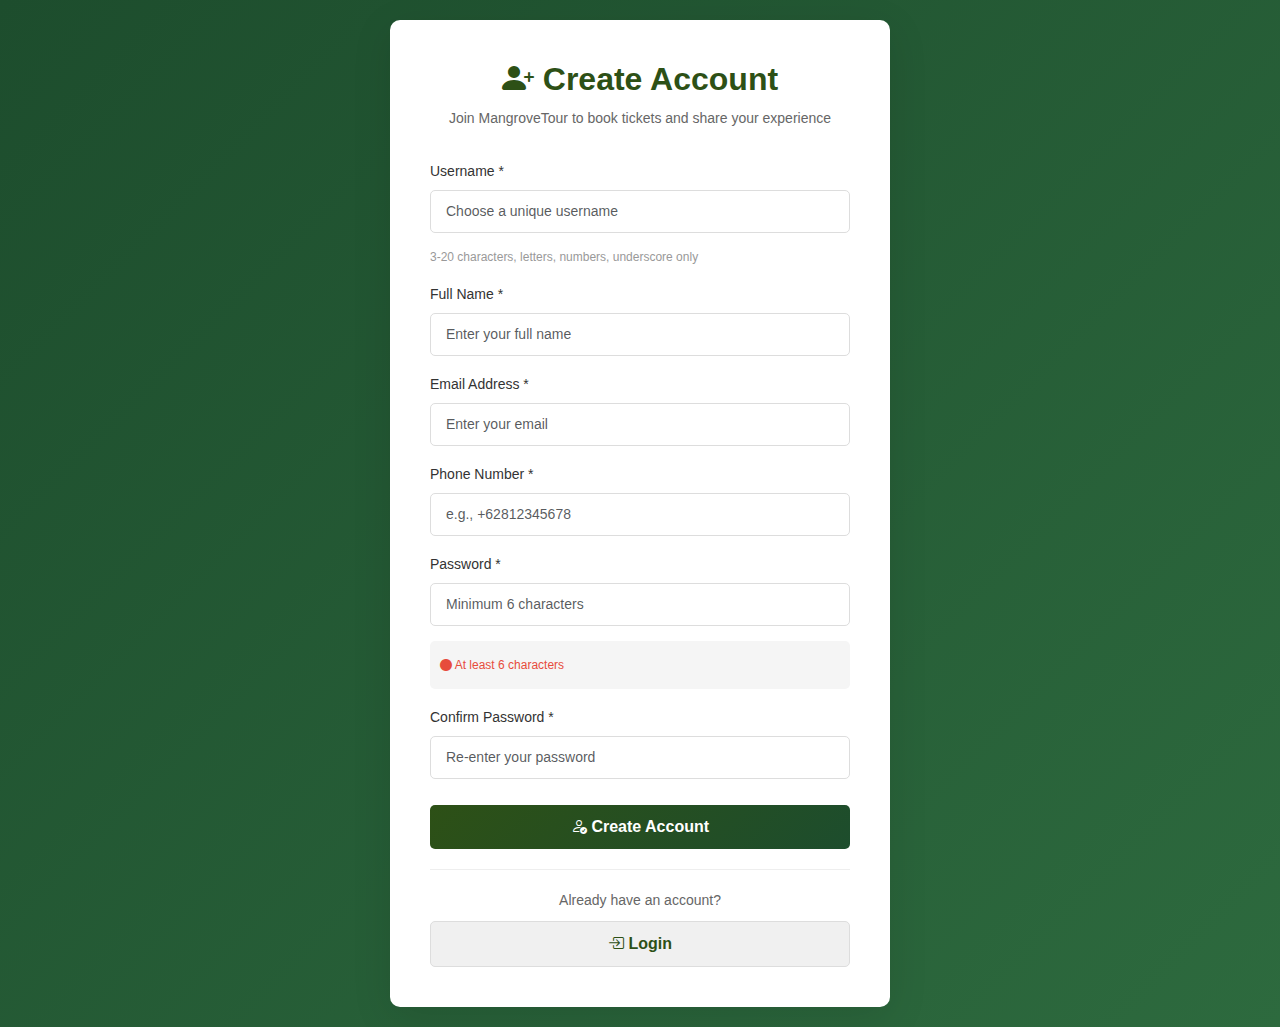
<file: backend/auth/visitor-register.html>
<!DOCTYPE html>
<html lang="en">
<head>
    <meta charset="UTF-8">
    <meta name="viewport" content="width=device-width, initial-scale=1.0">
    <title>Create Account - MangroveTour</title>
    <link rel="stylesheet" href="../../public/assets/css/bootstrap-5.3.8-dist/bootstrap.css">
    <link rel="stylesheet" href="../../public/assets/css/bootstrap-icons-1.13.1/bootstrap-icons.css">
    <style>
        body {
            background: linear-gradient(135deg, #1d4d2d 0%, #2d6a3e 100%);
            min-height: 100vh;
            display: flex;
            align-items: center;
            justify-content: center;
            font-family: 'Segoe UI', Tahoma, Geneva, Verdana, sans-serif;
            padding: 20px 0;
        }
        .register-container {
            background: white;
            padding: 40px;
            border-radius: 10px;
            box-shadow: 0 10px 40px rgba(0,0,0,0.1);
            width: 100%;
            max-width: 500px;
        }
        .register-container h2 {
            color: #2d5016;
            margin-bottom: 10px;
            text-align: center;
            font-weight: 700;
        }
        .register-container p {
            color: #666;
            text-align: center;
            margin-bottom: 30px;
            font-size: 14px;
        }
        .form-control {
            border-radius: 5px;
            border: 1px solid #ddd;
            padding: 10px 15px;
            margin-bottom: 15px;
            font-size: 14px;
        }
        .form-control:focus {
            border-color: #2d5016;
            box-shadow: 0 0 0 0.2rem rgba(45, 80, 22, 0.25);
        }
        .form-label {
            color: #333;
            font-weight: 500;
            font-size: 14px;
            margin-bottom: 8px;
        }
        .btn-register {
            background: linear-gradient(135deg, #2d5016 0%, #1d4d2d 100%);
            border: none;
            color: white;
            font-weight: 600;
            padding: 10px;
            border-radius: 5px;
            width: 100%;
            margin-top: 10px;
            cursor: pointer;
        }
        .btn-register:hover {
            background: linear-gradient(135deg, #1d4d2d 0%, #0d3d1d 100%);
            color: white;
        }
        .btn-register:disabled {
            background: #ccc;
            cursor: not-allowed;
        }
        .alert {
            margin-bottom: 20px;
            border-radius: 5px;
            display: none;
        }
        .alert.show {
            display: block;
        }
        .helper-text {
            font-size: 12px;
            color: #999;
            margin-top: 5px;
        }
        .password-requirements {
            font-size: 12px;
            color: #666;
            margin-top: 5px;
            padding: 10px;
            background: #f5f5f5;
            border-radius: 5px;
        }
        .requirement {
            margin: 5px 0;
        }
        .requirement.met {
            color: #27ae60;
        }
        .requirement.not-met {
            color: #e74c3c;
        }
        .login-link {
            text-align: center;
            margin-top: 20px;
            padding-top: 20px;
            border-top: 1px solid #eee;
        }
        .login-link p {
            margin: 0 0 10px 0;
            color: #666;
            font-size: 14px;
        }
        .btn-login {
            background: #f0f0f0;
            border: 1px solid #ddd;
            color: #2d5016;
            font-weight: 600;
            padding: 10px;
            border-radius: 5px;
            width: 100%;
            text-decoration: none;
            display: inline-block;
            cursor: pointer;
        }
        .btn-login:hover {
            background: #e8e8e8;
            border-color: #2d5016;
            color: #2d5016;
        }
    </style>
</head>
<body>
    <div class="register-container">
        <h2><i class="bi bi-person-plus-fill"></i> Create Account</h2>
        <p>Join MangroveTour to book tickets and share your experience</p>

        <div class="alert alert-danger" id="errorAlert" role="alert"></div>
        <div class="alert alert-success" id="successAlert" role="alert"></div>

        <form id="registerForm">
            <!-- Username -->
            <div class="mb-3">
                <label for="username" class="form-label">Username *</label>
                <input type="text" class="form-control" id="username" name="username" placeholder="Choose a unique username" required>
                <div class="helper-text">3-20 characters, letters, numbers, underscore only</div>
            </div>

            <!-- Full Name -->
            <div class="mb-3">
                <label for="nama" class="form-label">Full Name *</label>
                <input type="text" class="form-control" id="nama" name="nama" placeholder="Enter your full name" required>
            </div>

            <!-- Email -->
            <div class="mb-3">
                <label for="email" class="form-label">Email Address *</label>
                <input type="email" class="form-control" id="email" name="email" placeholder="Enter your email" required>
            </div>

            <!-- Phone -->
            <div class="mb-3">
                <label for="no_hp" class="form-label">Phone Number *</label>
                <input type="tel" class="form-control" id="no_hp" name="no_hp" placeholder="e.g., +62812345678" required>
            </div>

            <!-- Password -->
            <div class="mb-3">
                <label for="password" class="form-label">Password *</label>
                <input type="password" class="form-control" id="password" name="password" placeholder="Minimum 6 characters" required onkeyup="checkPasswordStrength()">
                <div class="password-requirements">
                    <div class="requirement" id="req-length">
                        <i class="bi bi-circle-fill"></i> At least 6 characters
                    </div>
                </div>
            </div>

            <!-- Confirm Password -->
            <div class="mb-3">
                <label for="password_confirm" class="form-label">Confirm Password *</label>
                <input type="password" class="form-control" id="password_confirm" name="password_confirm" placeholder="Re-enter your password" required onkeyup="checkPasswordMatch()">
                <div class="helper-text" id="passwordMatch"></div>
            </div>

            <button type="submit" class="btn-register" id="submitBtn">
                <i class="bi bi-person-check"></i> Create Account
            </button>
        </form>

        <div class="login-link">
            <p>Already have an account?</p>
            <a href="visitor-login.php" class="btn-login">
                <i class="bi bi-box-arrow-in-right"></i> Login
            </a>
        </div>
    </div>

    <script>
        const form = document.getElementById('registerForm');
        const errorAlert = document.getElementById('errorAlert');
        const successAlert = document.getElementById('successAlert');

        function checkPasswordStrength() {
            const password = document.getElementById('password').value;
            const reqLength = document.getElementById('req-length');

            if (password.length >= 6) {
                reqLength.classList.add('met');
                reqLength.classList.remove('not-met');
            } else {
                reqLength.classList.remove('met');
                reqLength.classList.add('not-met');
            }
        }

        function checkPasswordMatch() {
            const password = document.getElementById('password').value;
            const passwordConfirm = document.getElementById('password_confirm').value;
            const matchText = document.getElementById('passwordMatch');

            if (passwordConfirm === '') {
                matchText.textContent = '';
                return;
            }

            if (password === passwordConfirm) {
                matchText.textContent = '✓ Passwords match';
                matchText.style.color = '#27ae60';
            } else {
                matchText.textContent = '✗ Passwords do not match';
                matchText.style.color = '#e74c3c';
            }
        }

        form.addEventListener('submit', async (e) => {
            e.preventDefault();

            // Hide alerts
            errorAlert.classList.remove('show');
            successAlert.classList.remove('show');

            const formData = {
                username: document.getElementById('username').value,
                nama: document.getElementById('nama').value,
                email: document.getElementById('email').value,
                no_hp: document.getElementById('no_hp').value,
                password: document.getElementById('password').value,
                password_confirm: document.getElementById('password_confirm').value
            };

            // Disable button
            const submitBtn = document.getElementById('submitBtn');
            submitBtn.disabled = true;
            submitBtn.innerHTML = '<i class="bi bi-hourglass-split"></i> Creating Account...';

            try {
                const response = await fetch('./visitor-register.php', {
                    method: 'POST',
                    headers: {
                        'Content-Type': 'application/json'
                    },
                    body: JSON.stringify(formData)
                });

                const result = await response.json();

                if (result.success) {
                    successAlert.innerHTML = `<i class="bi bi-check-circle"></i> ${result.message}. Redirecting to login...`;
                    successAlert.classList.add('show');

                    // Redirect to login after 2 seconds
                    setTimeout(() => {
                        window.location.href = 'visitor-login.php';
                    }, 2000);
                } else {
                    errorAlert.innerHTML = `<i class="bi bi-exclamation-circle"></i> ${result.message}`;
                    errorAlert.classList.add('show');
                    submitBtn.disabled = false;
                    submitBtn.innerHTML = '<i class="bi bi-person-check"></i> Create Account';
                }
            } catch (error) {
                errorAlert.innerHTML = `<i class="bi bi-exclamation-circle"></i> An error occurred: ${error.message}`;
                errorAlert.classList.add('show');
                submitBtn.disabled = false;
                submitBtn.innerHTML = '<i class="bi bi-person-check"></i> Create Account';
            }
        });

        // Initial check
        checkPasswordStrength();
    </script>
</body>
</html>
</file>
<file: public/assets/css/style.css>
/* MangroveTour - Ecotourism Theme Styles */

:root {
    --primary-green: #2d5016;
    --secondary-green: #3a7d4e;
    --accent-green: #5a9f6e;
    --light-green: #a8d5a8;
    --pale-green: #f5f8f3;
    --text-dark: #333;
    --text-muted: #666;
    --border-radius: 12px;
}

* {
    margin: 0;
    padding: 0;
    box-sizing: border-box;
}

body {
    font-family: -apple-system, BlinkMacSystemFont, 'Segoe UI', Roboto, 'Helvetica Neue', Arial, sans-serif;
    color: var(--text-dark);
    line-height: 1.6;
}

/* Hero Section */
.hero-section {
    min-height: 600px;
    display: flex;
    align-items: center;
    justify-content: center;
    position: relative;
}

.hero-section h1 {
    font-weight: 700;
    margin-bottom: 20px;
    line-height: 1.2;
}

.hero-section .lead {
    font-size: 1.2rem;
    line-height: 1.8;
    opacity: 0.95;
}

/* Buttons */
.btn-eco {
    background: linear-gradient(135deg, var(--secondary-green) 0%, var(--accent-green) 100%);
    border: none;
    color: white;
    font-weight: 600;
    transition: all 0.3s ease;
}

.btn-eco:hover {
    background: linear-gradient(135deg, var(--accent-green) 0%, var(--secondary-green) 100%);
    color: white;
    transform: translateY(-2px);
    box-shadow: 0 5px 15px rgba(45, 80, 22, 0.3);
}

.btn-eco-light {
    background: white;
    color: var(--primary-green);
    font-weight: 600;
    border: 2px solid white;
    transition: all 0.3s ease;
    padding: 12px 30px;
    font-size: 1.1rem;
    box-shadow: 0 4px 15px rgba(0, 0, 0, 0.2);
}

.btn-eco-light:hover {
    background: var(--accent-green);
    color: white;
    border-color: var(--accent-green);
    transform: translateY(-3px);
    box-shadow: 0 8px 25px rgba(0, 0, 0, 0.3);
}

/* Cards */
.card {
    border: none;
    border-radius: var(--border-radius);
    box-shadow: 0 2px 10px rgba(0, 0, 0, 0.08);
    transition: all 0.3s ease;
}

.card:hover {
    transform: translateY(-5px);
    box-shadow: 0 5px 20px rgba(0, 0, 0, 0.15);
}

.card-header {
    background: linear-gradient(135deg, var(--secondary-green) 0%, var(--accent-green) 100%);
    color: white;
    border: none;
    border-radius: var(--border-radius) var(--border-radius) 0 0;
}

/* Benefit Cards */
.benefit-card {
    background: white;
    padding: 30px;
    border-radius: var(--border-radius);
    text-align: center;
    transition: all 0.3s ease;
    border: 1px solid #e8f0e6;
}

.benefit-card:hover {
    transform: translateY(-8px);
    box-shadow: 0 8px 20px rgba(45, 80, 22, 0.1);
    border-color: var(--accent-green);
}

.benefit-icon {
    font-size: 48px;
    color: var(--secondary-green);
    margin-bottom: 15px;
}

.benefit-card h5 {
    font-weight: 700;
    margin-bottom: 12px;
    font-size: 1.1rem;
}

.benefit-card p {
    font-size: 0.95rem;
    color: var(--text-muted);
    line-height: 1.7;
}



/* Review Cards in Index */
.review-card {
    background: white;
    padding: 25px;
    border-radius: var(--border-radius);
    border-left: 4px solid var(--secondary-green);
    transition: all 0.3s ease;
}

.review-card:hover {
    transform: translateX(8px);
    box-shadow: 0 8px 20px rgba(45, 80, 22, 0.1);
}

.review-rating {
    color: var(--secondary-green);
    font-weight: 600;
    margin-bottom: 10px;
}

.review-text {
    color: var(--text-muted);
    font-size: 0.95rem;
    line-height: 1.7;
}

.review-author {
    font-weight: 600;
    color: var(--primary-green);
    margin-top: 12px;
    font-size: 0.9rem;
}

/* Forms */
.form-control,
.form-select {
    border-radius: 6px;
    border: 2px solid #e0e0e0;
    padding: 12px 15px;
    transition: all 0.3s ease;
}

.form-control:focus,
.form-select:focus {
    border-color: var(--secondary-green);
    box-shadow: 0 0 0 0.2rem rgba(45, 80, 22, 0.15);
}

.form-control::placeholder {
    color: #bbb;
}

/* Rating Selector */
.rating-selector {
    margin-bottom: 20px;
}

.rating-selector .btn-check + .btn {
    background-color: #f0f0f0;
    color: #666;
    border-color: #ddd;
    transition: all 0.2s ease;
    cursor: pointer;
    font-weight: 500;
    flex: 1;
}

.rating-selector .btn-check + .btn:hover {
    background-color: var(--light-green);
    color: var(--primary-green);
    border-color: var(--secondary-green);
    transform: translateY(-2px);
}

.rating-selector .btn-check:checked + .btn {
    background: linear-gradient(135deg, var(--secondary-green) 0%, var(--accent-green) 100%);
    color: white;
    border-color: var(--secondary-green);
}

.rating-selector .btn-group {
    display: flex;
    gap: 8px;
}

.rating-selector .btn {
    flex: 1;
    padding: 10px 12px;
    font-size: 0.9rem;
}

/* Navbar */
.navbar {
    box-shadow: 0 2px 5px rgba(0, 0, 0, 0.08);
}

.navbar-brand {
    font-weight: 700;
    font-size: 22px;
    display: flex;
    align-items: center;
    gap: 10px;
    color: var(--primary-green) !important;
}

.navbar-brand i {
    font-size: 26px;
}

/* Navigation Links */
.nav-link {
    font-weight: 500;
    transition: all 0.3s ease;
    color: var(--primary-green) !important;
    display: inline-block;
}

.nav-link:hover {
    color: var(--secondary-green) !important;
    transform: translateY(-2px);
}

.nav-link.active {
    color: var(--secondary-green) !important;
    border-bottom: 3px solid var(--secondary-green);
}

.nav-link.btn-eco {
    color: white !important;
    padding: 0.5rem 1rem !important;
    line-height: 1.4;
    white-space: nowrap;
}

@media (max-width: 991px) {
    .nav-link.btn-eco {
        padding: 0.75rem 1rem !important;
        font-size: 0.95rem;
        display: inline-flex;
        align-items: center;
        gap: 0.5rem;
    }
}

/* Section Styling */
section {
    padding: 60px 0;
}

section h2 {
    font-weight: 700;
    color: var(--primary-green);
    margin-bottom: 40px;
}

section p {
    color: var(--text-muted);
    line-height: 1.8;
}

/* Badges */
.badge {
    padding: 6px 12px;
    font-size: 13px;
    font-weight: 600;
    border-radius: 20px;
    background: var(--accent-green);
    color: white;
}

/* Tables */
table {
    font-size: 14px;
}

table thead {
    background: var(--pale-green);
    color: var(--primary-green);
    font-weight: 600;
}

table tbody tr {
    transition: background 0.2s ease;
}

table tbody tr:hover {
    background: var(--pale-green);
}

/* Alert Messages */
.alert {
    border: none;
    border-radius: var(--border-radius);
    border-left: 4px solid var(--secondary-green);
}

.alert-success {
    background: #d4edda;
    color: #155724;
    border-left-color: #28a745;
}

.alert-danger {
    background: #f8d7da;
    color: #721c24;
    border-left-color: #dc3545;
}

.alert-info {
    background: #d1ecf1;
    color: #0c5460;
    border-left-color: #17a2b8;
}

/* Review Card */
.review-card {
    background: white;
    padding: 25px;
    border-radius: var(--border-radius);
    border-left: 4px solid var(--accent-green);
    transition: all 0.3s ease;
}

.review-card:hover {
    box-shadow: 0 5px 15px rgba(45, 80, 22, 0.1);
    transform: translateY(-3px);
}

.review-card .rating {
    color: #f59e0b;
    font-size: 16px;
    margin-bottom: 12px;
}

/* Sidebar Navigation */
.sidebar {
    position: sticky;
    top: 0;
}

.sidebar h4 {
    font-weight: 700;
    color: var(--primary-green);
}

.sidebar a {
    display: block;
    padding: 12px 15px;
    margin: 5px 0;
    border-radius: 6px;
    transition: all 0.3s ease;
    text-decoration: none;
    color: var(--text-dark);
}

.sidebar a:hover {
    background: var(--pale-green);
    color: var(--secondary-green);
}

/* Responsive Design */
@media (max-width: 768px) {
    section {
        padding: 40px 0;
    }

    .hero-section {
        min-height: 500px;
        text-align: center;
    }

    .hero-section h1 {
        font-size: 2.2rem;
    }

    .hero-section .lead {
        font-size: 1rem;
    }

    .hero-section .btn-eco-light {
        display: block;
        width: 100%;
        margin-top: 20px;
    }

    .sidebar {
        margin-bottom: 30px;
    }

    table {
        font-size: 12px;
    }

    .btn-lg {
        padding: 10px 20px;
        font-size: 16px;
    }

    .benefit-card {
        padding: 20px;
    }
}

/* Utility Classes */
.text-gradient {
    background: linear-gradient(135deg, var(--secondary-green) 0%, var(--accent-green) 100%);
    -webkit-background-clip: text;
    -webkit-text-fill-color: transparent;
    background-clip: text;
}

.shadow-sm {
    box-shadow: 0 1px 3px rgba(0, 0, 0, 0.1) !important;
}

.shadow-md {
    box-shadow: 0 4px 6px rgba(0, 0, 0, 0.1) !important;
}

.shadow-lg {
    box-shadow: 0 10px 25px rgba(0, 0, 0, 0.1) !important;
}

/* Form Validation */
.was-validated .form-control:valid {
    border-color: #28a745;
}

.was-validated .form-control:invalid {
    border-color: #dc3545;
}

/* Loading Spinner */
.spinner {
    border: 3px solid var(--pale-green);
    border-top: 3px solid var(--secondary-green);
    border-radius: 50%;
    width: 40px;
    height: 40px;
    animation: spin 1s linear infinite;
}

@keyframes spin {
    0% { transform: rotate(0deg); }
    100% { transform: rotate(360deg); }
}

/* Scrollbar Styling */
::-webkit-scrollbar {
    width: 10px;
    height: 10px;
}

::-webkit-scrollbar-track {
    background: var(--pale-green);
}

::-webkit-scrollbar-thumb {
    background: var(--secondary-green);
    border-radius: 5px;
}

::-webkit-scrollbar-thumb:hover {
    background: var(--accent-green);
}
</file>
